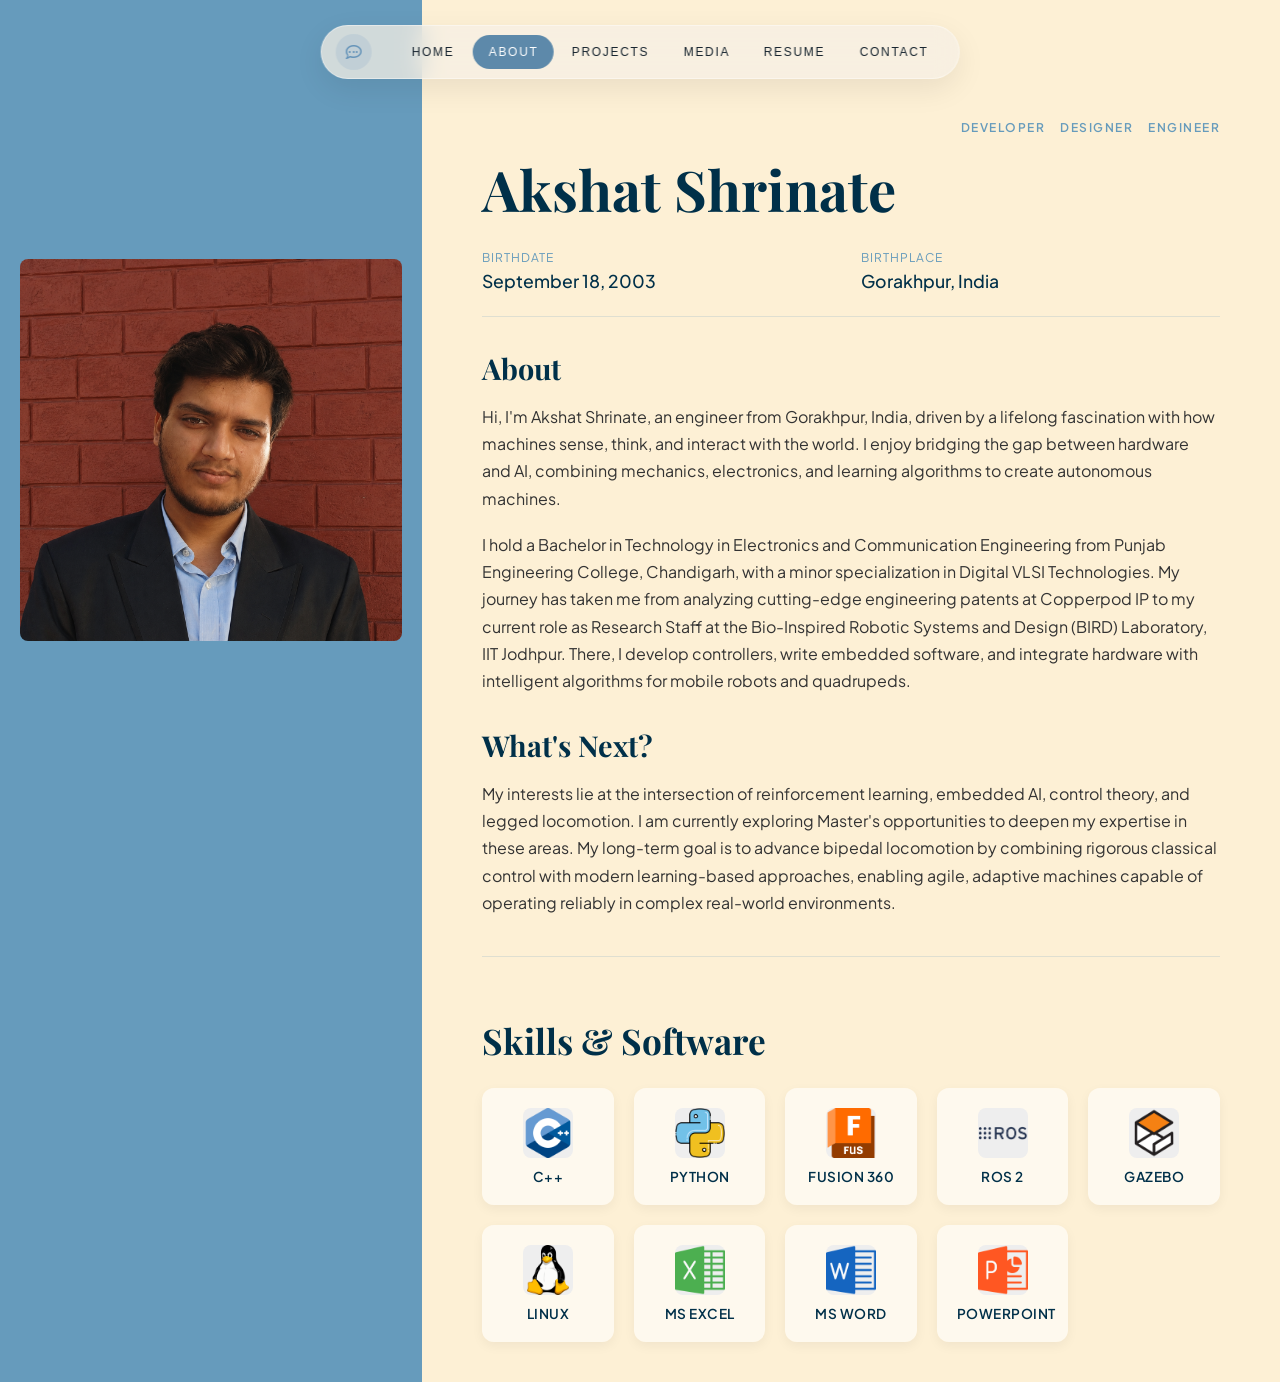
<file: about.html>
<!DOCTYPE html>
<html lang="en">
<head>
    
    <meta charset="UTF-8">
    <meta name="viewport" content="width=device-width, initial-scale=1.0">
    <title>About Me - Akshat Shrinate</title>
    <!-- Elegant fonts -->
    <link rel="preconnect" href="https://fonts.googleapis.com">
    <link rel="preconnect" href="https://fonts.gstatic.com" crossorigin>
    <link href="https://fonts.googleapis.com/css2?family=Playfair+Display:ital,wght@0,400..700;1,400..700&family=Plus+Jakarta+Sans:wght@300;400;500;600&display=swap" rel="stylesheet">
    
    <style>
        /* ==========================================================================
           1. RESET & BASE (Essential for consistent mobile)
           ========================================================================== */
        * {
            box-sizing: border-box; /* Crucial for padding calculation */
        }

        body {
            font-family: 'Plus Jakarta Sans', sans-serif;
            margin: 0;
            padding: 0;
            min-height: 100vh;
            background-attachment: fixed;
            /* Default desktop split background */
            background: linear-gradient(to right, #669bbc 33%, #fdf0d5 33%);
            overflow-x: hidden; /* Prevent unexpected horizontal scroll */
        }

        img {
            max-width: 100%;
            height: auto;
            display: block;
        }

        /* ==========================================================================
           2. ORIGINAL DESKTOP STYLES (With Sticky Image Update)
           ========================================================================== */
        .main-container {
            display: flex;
            width: 100%;
            max-width: 100%;
            background: transparent;
            margin: 0;
            padding: 0;
            align-items: flex-start; /* Ensures sticky behavior functions correctly */
        }

        /* Left Panel Styles - Updated to be sticky on desktop */
        .left-panel {
            background: transparent;
            width: 33%;
            flex-shrink: 0;
            padding: 40px 20px;
            display: flex;
            flex-direction: column;
            align-items: center;
            position: sticky;
            top: 0;
            height: 100vh; /* Fills viewport height to center item vertically */
            justify-content: center; /* Centers the image perfectly in the sidebar */
        }

        .image-container img {
            width: 100%;
            max-width: 600px;
            border-radius: 8px;
            object-fit: cover;
        }

        /* Right Panel Styles */
        .right-panel {
            background: transparent;
            width: 67%;
            flex-grow: 1;
            padding: 40px 60px; /* Increased side padding for desktop */
        }

        .meta-nav {
            display: flex;
            gap: 15px;
            margin-top: 80px;
            margin-bottom: 1rem;
            justify-content: flex-end; /* Desktop alignment */
        }

        .meta-nav span {
            text-transform: uppercase;
            font-size: 0.75rem;
            letter-spacing: 1.5px;
            color: #669bbc;
            font-weight: 600;
        }

        .main-name {
            font-family: 'Playfair Display', serif;
            font-size: 3.5rem;
            color: #003049;
            margin-top: 0;
            margin-bottom: 1.5rem;
        }

        .profile-grid {
            display: grid;
            grid-template-columns: repeat(auto-fit, minmax(200px, 1fr));
            gap: 20px;
            margin-bottom: 2rem;
            border-bottom: 1px solid rgba(102, 155, 188, 0.2);
            padding-bottom: 1.5rem;
        }

        .grid-item .label {
            font-size: 0.75rem;
            text-transform: uppercase;
            color: #669bbc;
            margin-bottom: 5px;
            letter-spacing: 1px;
        }

        .grid-item .value {
            font-size: 1.1rem;
            color: #003049;
            font-weight: 500;
        }

        .about-text-block h3 {
            font-family: 'Playfair Display', serif;
            color: #003049;
            font-size: 1.8rem;
            margin-top: 2rem;
            margin-bottom: 0.8rem;
        }

        .about-text-block p {
            color: #333;
            line-height: 1.7;
            font-size: 1rem;
            margin-bottom: 1.2rem;
        }

        /* Skills Showcase Layout */
        #skills-showcase {
            padding-top: 60px;
            margin-top: 40px;
            border-top: 1px solid rgba(102, 155, 188, 0.2);
        }

        .section-title {
            font-family: 'Playfair Display', serif;
            color: #003049;
            margin-top: 0;
            font-size: 2.2rem;
            margin-bottom: 1.5rem;
        }

        .skills-grid {
            display: grid;
            grid-template-columns: repeat(auto-fill, minmax(120px, 1fr));
            gap: 20px;
        }

        .skill-card {
            background: rgba(255, 255, 255, 0.6);
            padding: 20px;
            border-radius: 12px;
            text-align: center;
            box-shadow: 0 4px 12px rgba(0,0,0,0.05);
            cursor: pointer;
            -webkit-tap-highlight-color: transparent; /* Prevents default mobile grey tap block */
            transition: transform 0.2s ease, background-color 0.2s ease, color 0.2s ease;
        }
        
        /* Desktop Hover Styles (Only activates on larger screens without locking up) */
        @media (min-width: 769px) {
            .skill-card:hover {
                transform: translateY(-3px);
                background: rgba(102, 155, 188, 0.85);
                box-shadow: 0 6px 16px rgba(102, 155, 188, 0.25);
            }

            .skill-card:hover .skill-name {
                color: #ffffff;
            }
        }

        .skill-icon-placeholder {
            width: 50px;
            height: 50px;
            margin: 0 auto 10px auto;
            background: #eee;
            border-radius: 8px;
            display: flex; align-items: center; justify-content: center;
        }

        .skill-icon-placeholder img {
            width: 100%; height: 100%; object-fit: contain;
        }

        .skill-name {
            font-size: 0.85rem;
            color: #003049;
            font-weight: 600;
            text-transform: uppercase;
            letter-spacing: 0.5px;
            transition: color 0.2s ease;
        }

        /* Explicit selected class handles clicks on both PC and mobile */
        .skill-card.selected {
            background: rgba(102, 155, 188, 0.95) !important;
            box-shadow: 0 6px 16px rgba(102, 155, 188, 0.4) !important;
            transform: translateY(-3px) scale(0.98);
        }

        .skill-card.selected .skill-name {
            color: #ffffff !important;
        }

        /* ==========================================================================
           3. MOBILE & TABLET FIXES
           ========================================================================= */
        @media (max-width: 768px) {
            body {
                background: #fdf0d5 !important;
                background-attachment: scroll !important;
                overflow-y: auto !important;
                height: auto !important;
            }

            .main-container {
                flex-direction: column !important;
                flex-wrap: wrap !important;
                display: block !important;
                width: 100% !important;
                height: auto !important;
            }

            /* LEFT PANEL (Banner on Mobile) */
            .left-panel {
                width: 100% !important;
                height: auto !important; 
                position: relative !important; 
                background-color: #669bbc !important;
                padding: 60px 24px 50px 24px !important;
                text-align: center;
                display: flex !important;
                flex-direction: column !important;
                align-items: center !important;
                justify-content: center !important;
                box-shadow: 0 4px 15px rgba(0,0,0,0.1);
            }

            .image-container img {
                max-width: 180px !important;
                height: 180px !important;
                border-radius: 50% !important;
                border: 6px solid #fdf0d5 !important;
                box-shadow: 0 10px 30px rgba(0, 0, 0, 0.25) !important;
                object-fit: cover;
            }

            /* RIGHT PANEL (Content) */
            .right-panel {
                width: 100% !important;
                padding: 40px 24px 80px 24px !important;
                background: #fdf0d5 !important;
                height: auto !important;
            }

            .meta-nav {
                margin-top: 0 !important;
                margin-bottom: 2rem !important;
                justify-content: center !important;
                gap: 10px !important;
                flex-wrap: wrap;
            }
            
            .meta-nav span {
                background: rgba(102, 155, 188, 0.15) !important;
                padding: 6px 12px !important;
                border-radius: 6px !important;
                font-size: 0.7rem !important;
            }

            .main-name {
                text-align: center !important;
                font-size: 2.8rem !important;
                margin-bottom: 2rem !important;
            }

            .profile-grid {
                grid-template-columns: 1fr 1fr !important;
                text-align: center !important;
                gap: 15px !important;
                margin-bottom: 2.5rem !important;
                padding-bottom: 2rem !important;
            }
            
            .grid-item {
                background: rgba(255, 255, 255, 0.5) !important;
                padding: 15px 10px !important;
                border-radius: 8px !important;
                border: 1px solid rgba(102, 155, 188, 0.1);
            }
            
            .grid-item .value {
                font-size: 1rem !important;
            }

            .about-text-block h3 {
                font-size: 1.6rem !important;
                margin-top: 2.5rem !important;
                border-left: 4px solid #669bbc;
                padding-left: 12px;
            }

            .about-text-block p {
                font-size: 1rem !important;
                line-height: 1.65 !important;
                text-align: left !important;
                color: #222 !important;
            }

            #skills-showcase {
                padding-top: 40px !important;
                margin-top: 30px !important;
            }
            
            .section-title {
                text-align: center;
                font-size: 2rem;
            }

            .skills-grid {
                grid-template-columns: repeat(3, 1fr) !important;
                gap: 12px !important;
                margin-top: 1.5rem !important;
            }

            .skill-card {
                padding: 15px 5px !important;
                background: #ffffff !important;
                border-radius: 10px;
            }

            .skill-icon-placeholder {
                width: 40px;
                height: 40px;
                margin-bottom: 8px;
            }
            
            .skill-name {
                font-size: 0.7rem !important;
                letter-spacing: 0;
            }
        }
    </style>
</head>
<body class="page-about">
    
    <script src="navbar.js"></script>

    <div class="main-container">
        
        <!-- LEFT PANEL (Stays dynamically fixed in center on desktop) -->
        <div class="left-panel">
            <div class="image-container">
                <img src="assets/img5.png" alt="Profile Picture of Akshat Shrinate">
            </div>
        </div>

        <!-- RIGHT PANEL (Scrollable Content) -->
        <div class="right-panel">
            
            <!-- SECTION 1: Personal Details Summary -->
            <section id="about-intro" class="content-section" style="padding-top: 0;">
                
                <div class="meta-nav">
                    <span>Developer</span>
                    <span>Designer</span>
                    <span>Engineer</span>
                </div>

                <h1 class="main-name">Akshat Shrinate</h1>

                <div class="profile-grid">
                    <div class="grid-item">
                        <div class="label">Birthdate</div>
                        <div class="value">September 18, 2003</div>
                    </div>
                    <div class="grid-item">
                        <div class="label">Birthplace</div>
                        <div class="value">Gorakhpur, India</div>
                    </div>
                </div>

                <div class="about-text-block">
                    <h3>About</h3>
                    <p>Hi, I'm Akshat Shrinate, an engineer from Gorakhpur, India, driven by a lifelong fascination with how machines sense, think, and interact with the world. I enjoy bridging the gap between hardware and AI, combining mechanics, electronics, and learning algorithms to create autonomous machines.</p>
                    <p>I hold a Bachelor in Technology in Electronics and Communication Engineering from Punjab Engineering College, Chandigarh, with a minor specialization in Digital VLSI Technologies. My journey has taken me from analyzing cutting-edge engineering patents at Copperpod IP to my current role as Research Staff at the Bio-Inspired Robotic Systems and Design (BIRD) Laboratory, IIT Jodhpur. There, I develop controllers, write embedded software, and integrate hardware with intelligent algorithms for mobile robots and quadrupeds.</p>
                    
                    <h3>What's Next?</h3>
                    <p>My interests lie at the intersection of reinforcement learning, embedded AI, control theory, and legged locomotion. I am currently exploring Master's opportunities to deepen my expertise in these areas. My long-term goal is to advance bipedal locomotion by combining rigorous classical control with modern learning-based approaches, enabling agile, adaptive machines capable of operating reliably in complex real-world environments.</p>
                </div>

            </section>

            <!-- SECTION 2: Skills Grid -->
            <section id="skills-showcase" class="content-section">
                <h2 class="section-title">Skills & Software</h2>
                
                <div class="skills-grid">
                    <div class="skill-card">
                        <div class="skill-icon-placeholder"><img src="assets/cpp.png" alt="C++"></div>
                        <div class="skill-name">C++</div>
                    </div>
                    <div class="skill-card">
                        <div class="skill-icon-placeholder"><img src="assets/python.png" alt="Python"></div>
                        <div class="skill-name">Python</div>
                    </div>
                    <div class="skill-card">
                        <div class="skill-icon-placeholder"><img src="assets/fusion360.png" alt="Fusion 360"></div>
                        <div class="skill-name">Fusion 360</div>
                    </div>
                    <div class="skill-card">
                        <div class="skill-icon-placeholder"><img src="assets/ros2.png" alt="ROS 2"></div>
                        <div class="skill-name">ROS 2</div>
                    </div>
                    <div class="skill-card">
                        <div class="skill-icon-placeholder"><img src="assets/gazebo.png" alt="Gazebo"></div>
                        <div class="skill-name">Gazebo</div>
                    </div>
                    <div class="skill-card">
                        <div class="skill-icon-placeholder"><img src="assets/linux.png" alt="Linux"></div>
                        <div class="skill-name">Linux</div>
                    </div>

                    <div class="skill-card">
                        <div class="skill-icon-placeholder"><img src="assets/excel.png" alt="MS Excel"></div>
                        <div class="skill-name">MS Excel</div>
                    </div>
                    <div class="skill-card">
                        <div class="skill-icon-placeholder"><img src="assets/word.png" alt="MS Word"></div>
                        <div class="skill-name">MS Word</div>
                    </div>
                    <div class="skill-card">
                        <div class="skill-icon-placeholder"><img src="assets/powerpoint.png" alt="PowerPoint"></div>
                        <div class="skill-name">PowerPoint</div>
                    </div>
                </div>
            </section>

        </div>
    </div>

    <!-- Script that forces only ONE active element at any time across mobile and PC -->
    <script>
        document.querySelectorAll('.skill-card').forEach(card => {
            card.addEventListener('click', function(e) {
                // Prevent the document click listener from immediately wiping our toggle action
                e.stopPropagation(); 
                
                const isAlreadySelected = this.classList.contains('selected');
                
                // Remove highlight from ALL cards instantly
                document.querySelectorAll('.skill-card').forEach(c => c.classList.remove('selected'));
                
                // Toggle active state only on the item clicked
                if (!isAlreadySelected) {
                    this.classList.add('selected');
                }
            });
        });

        // Tapping or clicking anywhere outside the panels safely strips active elements back to default white
        document.addEventListener('click', function() {
            document.querySelectorAll('.skill-card').forEach(c => c.classList.remove('selected'));
        });
    </script>
</body>
</html>
</file>
